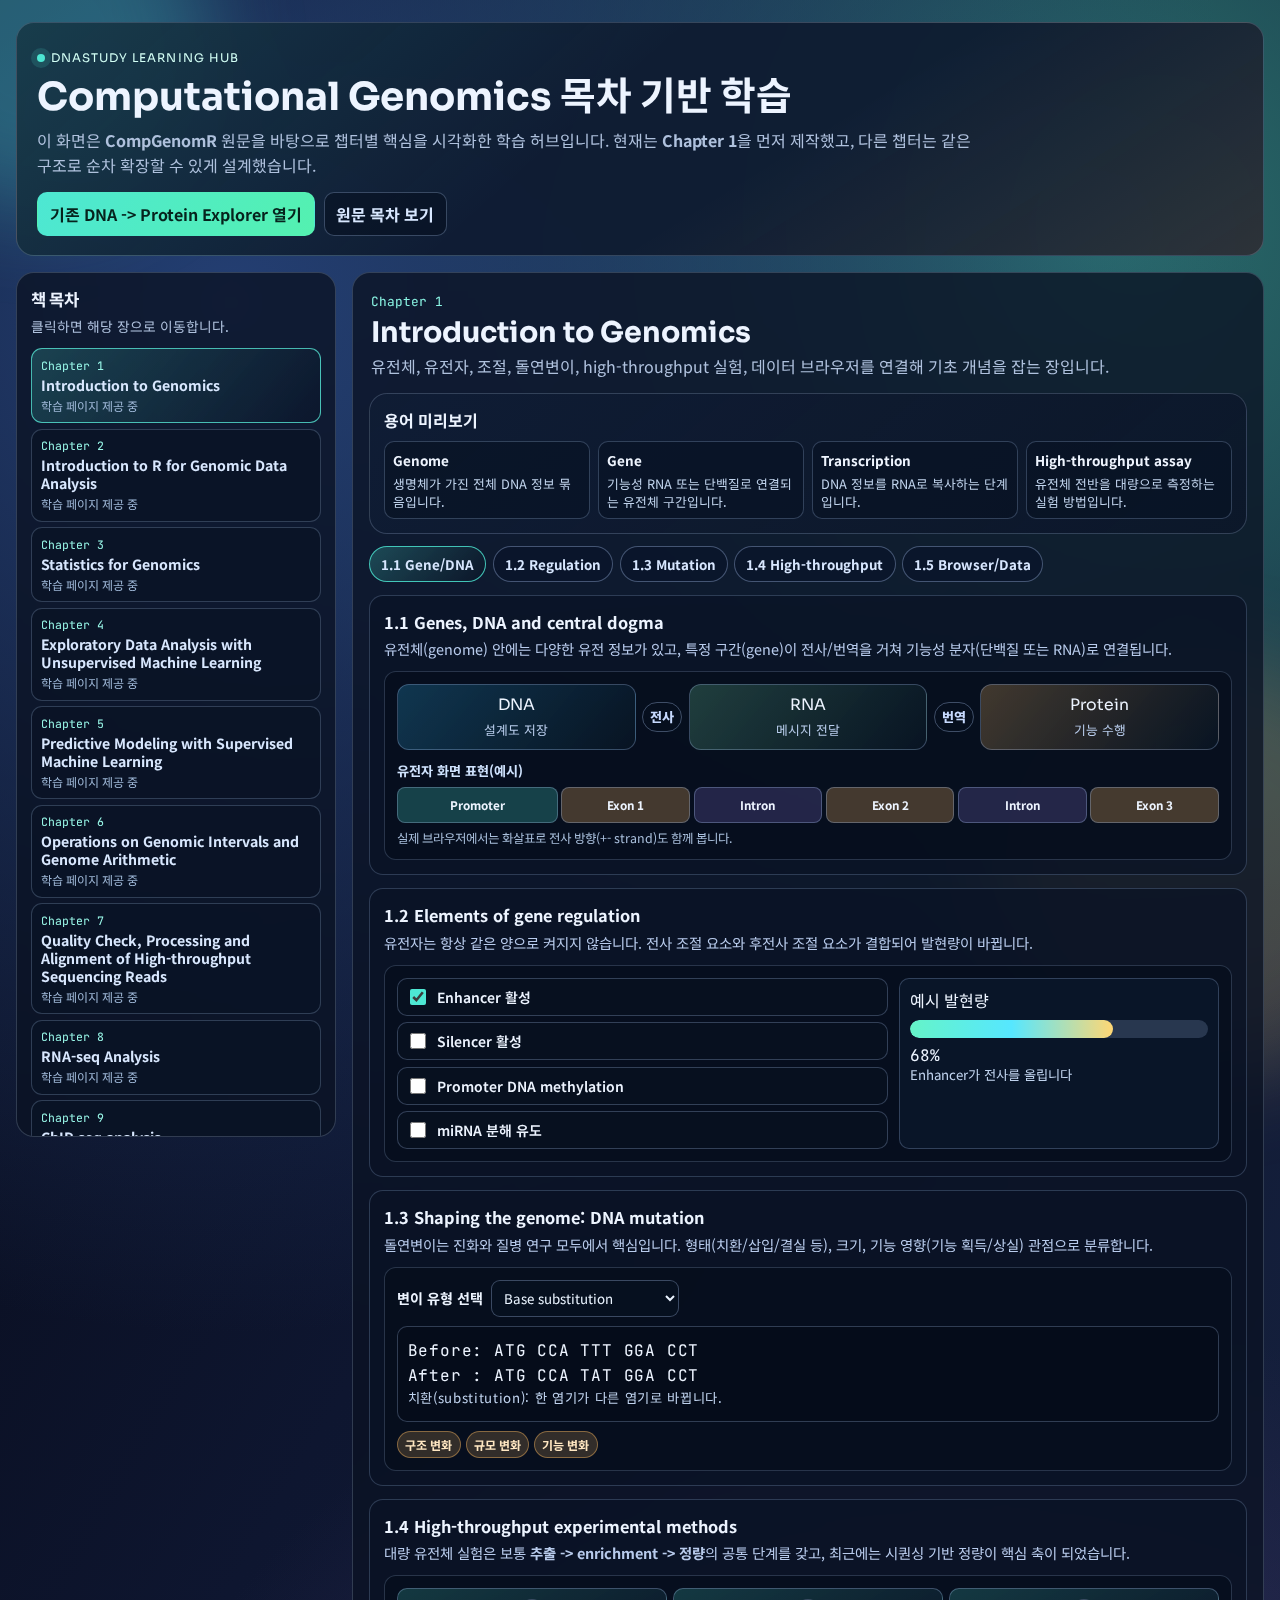
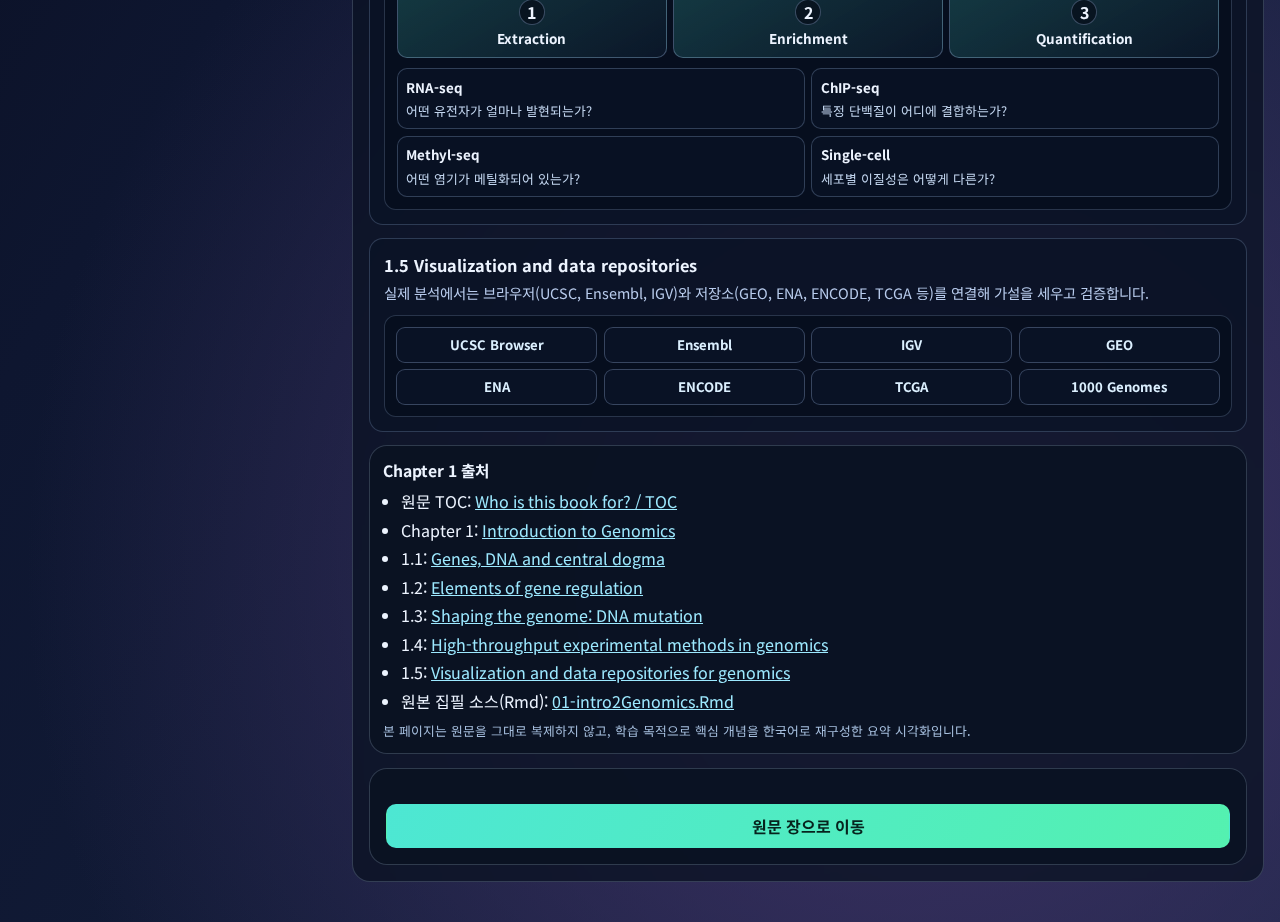
<file: index.html>
<!doctype html>
<html lang="ko">
  <head>
    <meta charset="UTF-8" />
    <meta name="viewport" content="width=device-width, initial-scale=1.0" />
    <title>DNAStudy | Computational Genomics 학습 허브</title>
    <meta
      name="description"
      content="CompGenomR 책의 목차 기반으로 학습하는 시각화 허브. 챕터 1을 한국어 교육용으로 재구성하고 기존 DNA-Protein Explorer로 바로 이동할 수 있습니다."
    />
    <link rel="preconnect" href="https://fonts.googleapis.com" />
    <link rel="preconnect" href="https://fonts.gstatic.com" crossorigin />
    <link
      href="https://fonts.googleapis.com/css2?family=JetBrains+Mono:wght@500;700&amp;family=Noto+Sans+KR:wght@400;500;700;800&amp;family=Sora:wght@500;600;700&amp;display=swap"
      rel="stylesheet"
    />
    <link rel="stylesheet" href="./study-hub.css" />
  </head>
  <body>
    <div class="noise-layer" aria-hidden="true"></div>
    <div class="glow glow-a" aria-hidden="true"></div>
    <div class="glow glow-b" aria-hidden="true"></div>

    <main class="hub-layout">
      <header class="hero-card">
        <p class="hero-kicker">DNAStudy Learning Hub</p>
        <h1>Computational Genomics 목차 기반 학습</h1>
        <p class="hero-copy">
          이 화면은 <strong>CompGenomR</strong> 원문을 바탕으로 챕터별 핵심을 시각화한
          학습 허브입니다. 현재는 <strong>Chapter 1</strong>을 먼저 제작했고, 다른 챕터는
          같은 구조로 순차 확장할 수 있게 설계했습니다.
        </p>
        <div class="hero-actions">
          <a class="btn btn-primary" href="./explorer.html">기존 DNA -> Protein Explorer 열기</a>
          <a
            class="btn btn-ghost"
            href="https://compgenomr.github.io/book/who-is-this-book-for.html#what-will-you-get-out-of-this"
            target="_blank"
            rel="noopener noreferrer"
          >
            원문 목차 보기
          </a>
        </div>
      </header>

      <aside class="toc-card" aria-label="책 목차">
        <div class="toc-head">
          <h2>책 목차</h2>
          <p>클릭하면 해당 장으로 이동합니다.</p>
        </div>
        <ol id="chapter-list" class="chapter-list"></ol>
        <p class="toc-note">현재 공개 학습 버전: Chapter 1 완성, Chapter 2~11 준비 중</p>
      </aside>

      <section class="chapter-panel" aria-live="polite">
        <div class="chapter-panel-head">
          <p class="section-tag" id="chapter-tag">Chapter 1</p>
          <h2 id="chapter-title">Introduction to Genomics</h2>
          <p id="chapter-subtitle" class="chapter-subtitle"></p>
        </div>

        <div id="chapter-content" class="chapter-content">
          <section id="chapter-1-content" class="chapter-1-wrap">
            <div class="mini-glossary panel">
              <h3>용어 미리보기</h3>
              <div class="glossary-grid">
                <article>
                  <h4>Genome</h4>
                  <p>생명체가 가진 전체 DNA 정보 묶음입니다.</p>
                </article>
                <article>
                  <h4>Gene</h4>
                  <p>기능성 RNA 또는 단백질로 연결되는 유전체 구간입니다.</p>
                </article>
                <article>
                  <h4>Transcription</h4>
                  <p>DNA 정보를 RNA로 복사하는 단계입니다.</p>
                </article>
                <article>
                  <h4>High-throughput assay</h4>
                  <p>유전체 전반을 대량으로 측정하는 실험 방법입니다.</p>
                </article>
              </div>
            </div>

            <div class="chapter1-tabs" role="tablist" aria-label="Chapter 1 세부 파트">
              <button class="part-tab is-active" data-part="part-11" role="tab" aria-selected="true">1.1 Gene/DNA</button>
              <button class="part-tab" data-part="part-12" role="tab" aria-selected="false">1.2 Regulation</button>
              <button class="part-tab" data-part="part-13" role="tab" aria-selected="false">1.3 Mutation</button>
              <button class="part-tab" data-part="part-14" role="tab" aria-selected="false">1.4 High-throughput</button>
              <button class="part-tab" data-part="part-15" role="tab" aria-selected="false">1.5 Browser/Data</button>
            </div>

            <article id="part-11" class="part-panel is-active" role="tabpanel">
              <header>
                <h3>1.1 Genes, DNA and central dogma</h3>
                <p>
                  유전체(genome) 안에는 다양한 유전 정보가 있고, 특정 구간(gene)이 전사/번역을 거쳐
                  기능성 분자(단백질 또는 RNA)로 연결됩니다.
                </p>
              </header>

              <div class="visual-slab dogma-slab">
                <div class="dogma-flow" aria-label="중심원리 흐름">
                  <div class="dogma-node dna">
                    <p class="node-title">DNA</p>
                    <p class="node-sub">설계도 저장</p>
                  </div>
                  <div class="dogma-arrow">전사</div>
                  <div class="dogma-node rna">
                    <p class="node-title">RNA</p>
                    <p class="node-sub">메시지 전달</p>
                  </div>
                  <div class="dogma-arrow">번역</div>
                  <div class="dogma-node protein">
                    <p class="node-title">Protein</p>
                    <p class="node-sub">기능 수행</p>
                  </div>
                </div>

                <div class="gene-track" aria-label="유전자 구조 예시">
                  <p class="track-title">유전자 화면 표현(예시)</p>
                  <div class="track-body">
                    <span class="feature promoter">Promoter</span>
                    <span class="feature exon">Exon 1</span>
                    <span class="feature intron">Intron</span>
                    <span class="feature exon">Exon 2</span>
                    <span class="feature intron">Intron</span>
                    <span class="feature exon">Exon 3</span>
                  </div>
                  <p class="track-note">실제 브라우저에서는 화살표로 전사 방향(+- strand)도 함께 봅니다.</p>
                </div>
              </div>
            </article>

            <article id="part-12" class="part-panel" role="tabpanel" hidden>
              <header>
                <h3>1.2 Elements of gene regulation</h3>
                <p>
                  유전자는 항상 같은 양으로 켜지지 않습니다. 전사 조절 요소와 후전사 조절 요소가
                  결합되어 발현량이 바뀝니다.
                </p>
              </header>

              <div class="visual-slab regulation-slab">
                <div class="regulator-controls">
                  <label><input type="checkbox" data-reg="enhancer" checked /> Enhancer 활성</label>
                  <label><input type="checkbox" data-reg="silencer" /> Silencer 활성</label>
                  <label><input type="checkbox" data-reg="methylation" /> Promoter DNA methylation</label>
                  <label><input type="checkbox" data-reg="mirna" /> miRNA 분해 유도</label>
                </div>
                <div class="expression-meter-wrap">
                  <p>예시 발현량</p>
                  <div class="expression-meter">
                    <span id="expression-bar"></span>
                  </div>
                  <p id="expression-value" class="mono">0%</p>
                  <p id="expression-note" class="meter-note"></p>
                </div>
              </div>
            </article>

            <article id="part-13" class="part-panel" role="tabpanel" hidden>
              <header>
                <h3>1.3 Shaping the genome: DNA mutation</h3>
                <p>
                  돌연변이는 진화와 질병 연구 모두에서 핵심입니다. 형태(치환/삽입/결실 등), 크기,
                  기능 영향(기능 획득/상실) 관점으로 분류합니다.
                </p>
              </header>

              <div class="visual-slab mutation-slab">
                <div class="mutation-picker">
                  <label for="mutation-type">변이 유형 선택</label>
                  <select id="mutation-type">
                    <option value="substitution">Base substitution</option>
                    <option value="deletion">Deletion</option>
                    <option value="insertion">Insertion</option>
                    <option value="inversion">Inversion</option>
                    <option value="translocation">Translocation (개념 예시)</option>
                  </select>
                </div>
                <div class="mutation-view">
                  <p class="mono" id="mutation-before"></p>
                  <p class="mono" id="mutation-after"></p>
                  <p id="mutation-note" class="meter-note"></p>
                </div>
                <div class="mutation-tags">
                  <span>구조 변화</span>
                  <span>규모 변화</span>
                  <span>기능 변화</span>
                </div>
              </div>
            </article>

            <article id="part-14" class="part-panel" role="tabpanel" hidden>
              <header>
                <h3>1.4 High-throughput experimental methods</h3>
                <p>
                  대량 유전체 실험은 보통 <strong>추출 -> enrichment -> 정량</strong>의 공통 단계를
                  갖고, 최근에는 시퀀싱 기반 정량이 핵심 축이 되었습니다.
                </p>
              </header>

              <div class="visual-slab ht-slab">
                <div class="ht-steps">
                  <div class="ht-step"><strong>1</strong><span>Extraction</span></div>
                  <div class="ht-step"><strong>2</strong><span>Enrichment</span></div>
                  <div class="ht-step"><strong>3</strong><span>Quantification</span></div>
                </div>
                <div class="ht-questions">
                  <article>
                    <h4>RNA-seq</h4>
                    <p>어떤 유전자가 얼마나 발현되는가?</p>
                  </article>
                  <article>
                    <h4>ChIP-seq</h4>
                    <p>특정 단백질이 어디에 결합하는가?</p>
                  </article>
                  <article>
                    <h4>Methyl-seq</h4>
                    <p>어떤 염기가 메틸화되어 있는가?</p>
                  </article>
                  <article>
                    <h4>Single-cell</h4>
                    <p>세포별 이질성은 어떻게 다른가?</p>
                  </article>
                </div>
              </div>
            </article>

            <article id="part-15" class="part-panel" role="tabpanel" hidden>
              <header>
                <h3>1.5 Visualization and data repositories</h3>
                <p>
                  실제 분석에서는 브라우저(UCSC, Ensembl, IGV)와 저장소(GEO, ENA, ENCODE, TCGA 등)를
                  연결해 가설을 세우고 검증합니다.
                </p>
              </header>

              <div class="visual-slab repo-slab">
                <div class="resource-grid">
                  <a href="https://genome.ucsc.edu/" target="_blank" rel="noopener noreferrer">UCSC Browser</a>
                  <a href="https://www.ensembl.org" target="_blank" rel="noopener noreferrer">Ensembl</a>
                  <a href="https://www.broadinstitute.org/igv/" target="_blank" rel="noopener noreferrer">IGV</a>
                  <a href="https://www.ncbi.nlm.nih.gov/geo/" target="_blank" rel="noopener noreferrer">GEO</a>
                  <a href="https://www.ebi.ac.uk/ena" target="_blank" rel="noopener noreferrer">ENA</a>
                  <a href="https://www.encodeproject.org/" target="_blank" rel="noopener noreferrer">ENCODE</a>
                  <a href="https://www.cancer.gov/ccg/research/genome-sequencing/tcga" target="_blank" rel="noopener noreferrer">TCGA</a>
                  <a href="https://www.internationalgenome.org/" target="_blank" rel="noopener noreferrer">1000 Genomes</a>
                </div>
              </div>
            </article>

            <section class="chapter-source panel">
              <h3>Chapter 1 출처</h3>
              <ul>
                <li>
                  원문 TOC: <a href="https://compgenomr.github.io/book/who-is-this-book-for.html#what-will-you-get-out-of-this" target="_blank" rel="noopener noreferrer">Who is this book for? / TOC</a>
                </li>
                <li>
                  Chapter 1: <a href="https://compgenomr.github.io/book/intro.html" target="_blank" rel="noopener noreferrer">Introduction to Genomics</a>
                </li>
                <li>
                  1.1: <a href="https://compgenomr.github.io/book/genes-dna-and-central-dogma.html" target="_blank" rel="noopener noreferrer">Genes, DNA and central dogma</a>
                </li>
                <li>
                  1.2: <a href="https://compgenomr.github.io/book/elements-of-gene-regulation.html" target="_blank" rel="noopener noreferrer">Elements of gene regulation</a>
                </li>
                <li>
                  1.3: <a href="https://compgenomr.github.io/book/shaping-the-genome-dna-mutation.html" target="_blank" rel="noopener noreferrer">Shaping the genome: DNA mutation</a>
                </li>
                <li>
                  1.4: <a href="https://compgenomr.github.io/book/high-throughput-experimental-methods-in-genomics.html" target="_blank" rel="noopener noreferrer">High-throughput experimental methods in genomics</a>
                </li>
                <li>
                  1.5: <a href="https://compgenomr.github.io/book/visualization-and-data-repositories-for-genomics.html" target="_blank" rel="noopener noreferrer">Visualization and data repositories for genomics</a>
                </li>
                <li>
                  원본 집필 소스(Rmd): <a href="https://raw.githubusercontent.com/compgenomr/book/master/01-intro2Genomics.Rmd" target="_blank" rel="noopener noreferrer">01-intro2Genomics.Rmd</a>
                </li>
              </ul>
              <p class="small-note">
                본 페이지는 원문을 그대로 복제하지 않고, 학습 목적으로 핵심 개념을 한국어로 재구성한
                요약 시각화입니다.
              </p>
            </section>
          </section>

          <section id="chapter-placeholder" class="placeholder-card" hidden>
            <h3 id="placeholder-title"></h3>
            <p id="placeholder-copy"></p>
            <a id="placeholder-link" class="btn btn-primary" target="_blank" rel="noopener noreferrer">원문 장으로 이동</a>
          </section>
        </div>
      </section>
    </main>

    <script src="./study-hub.js"></script>
  </body>
</html>
</file>
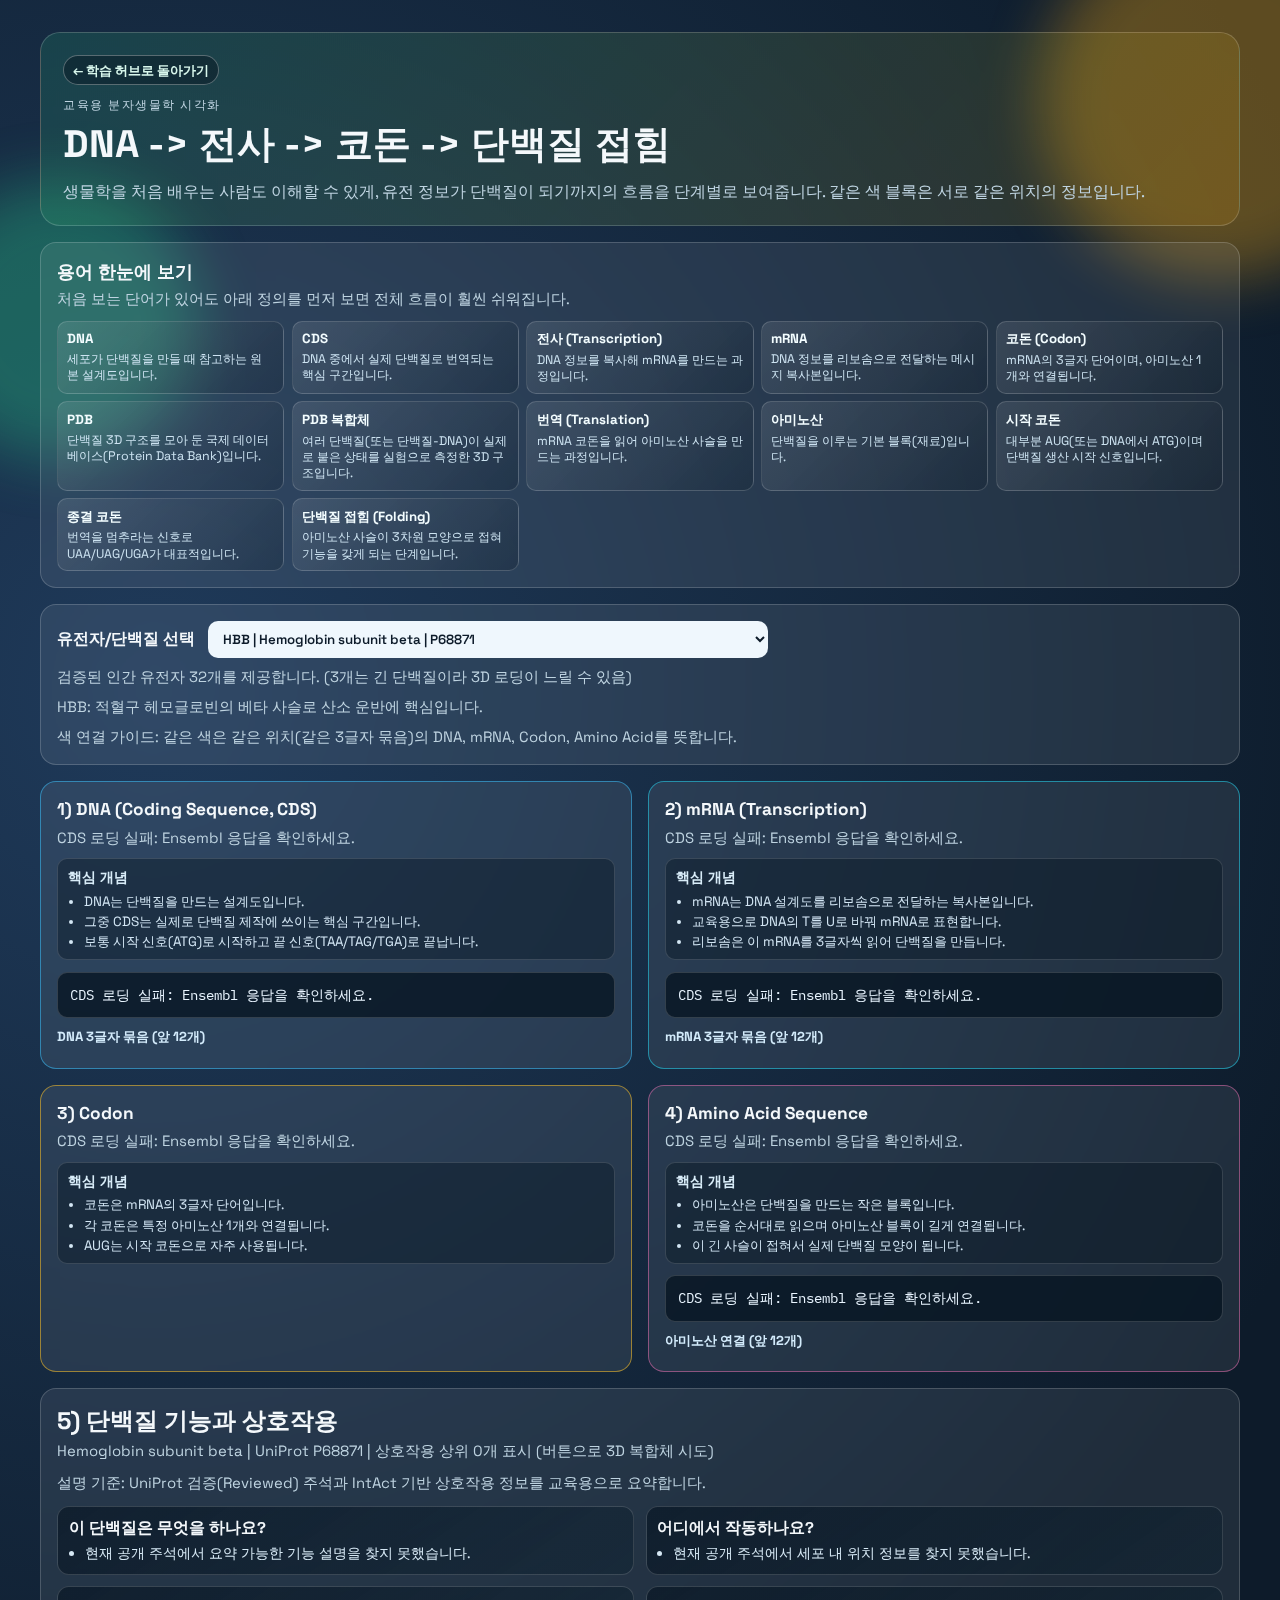
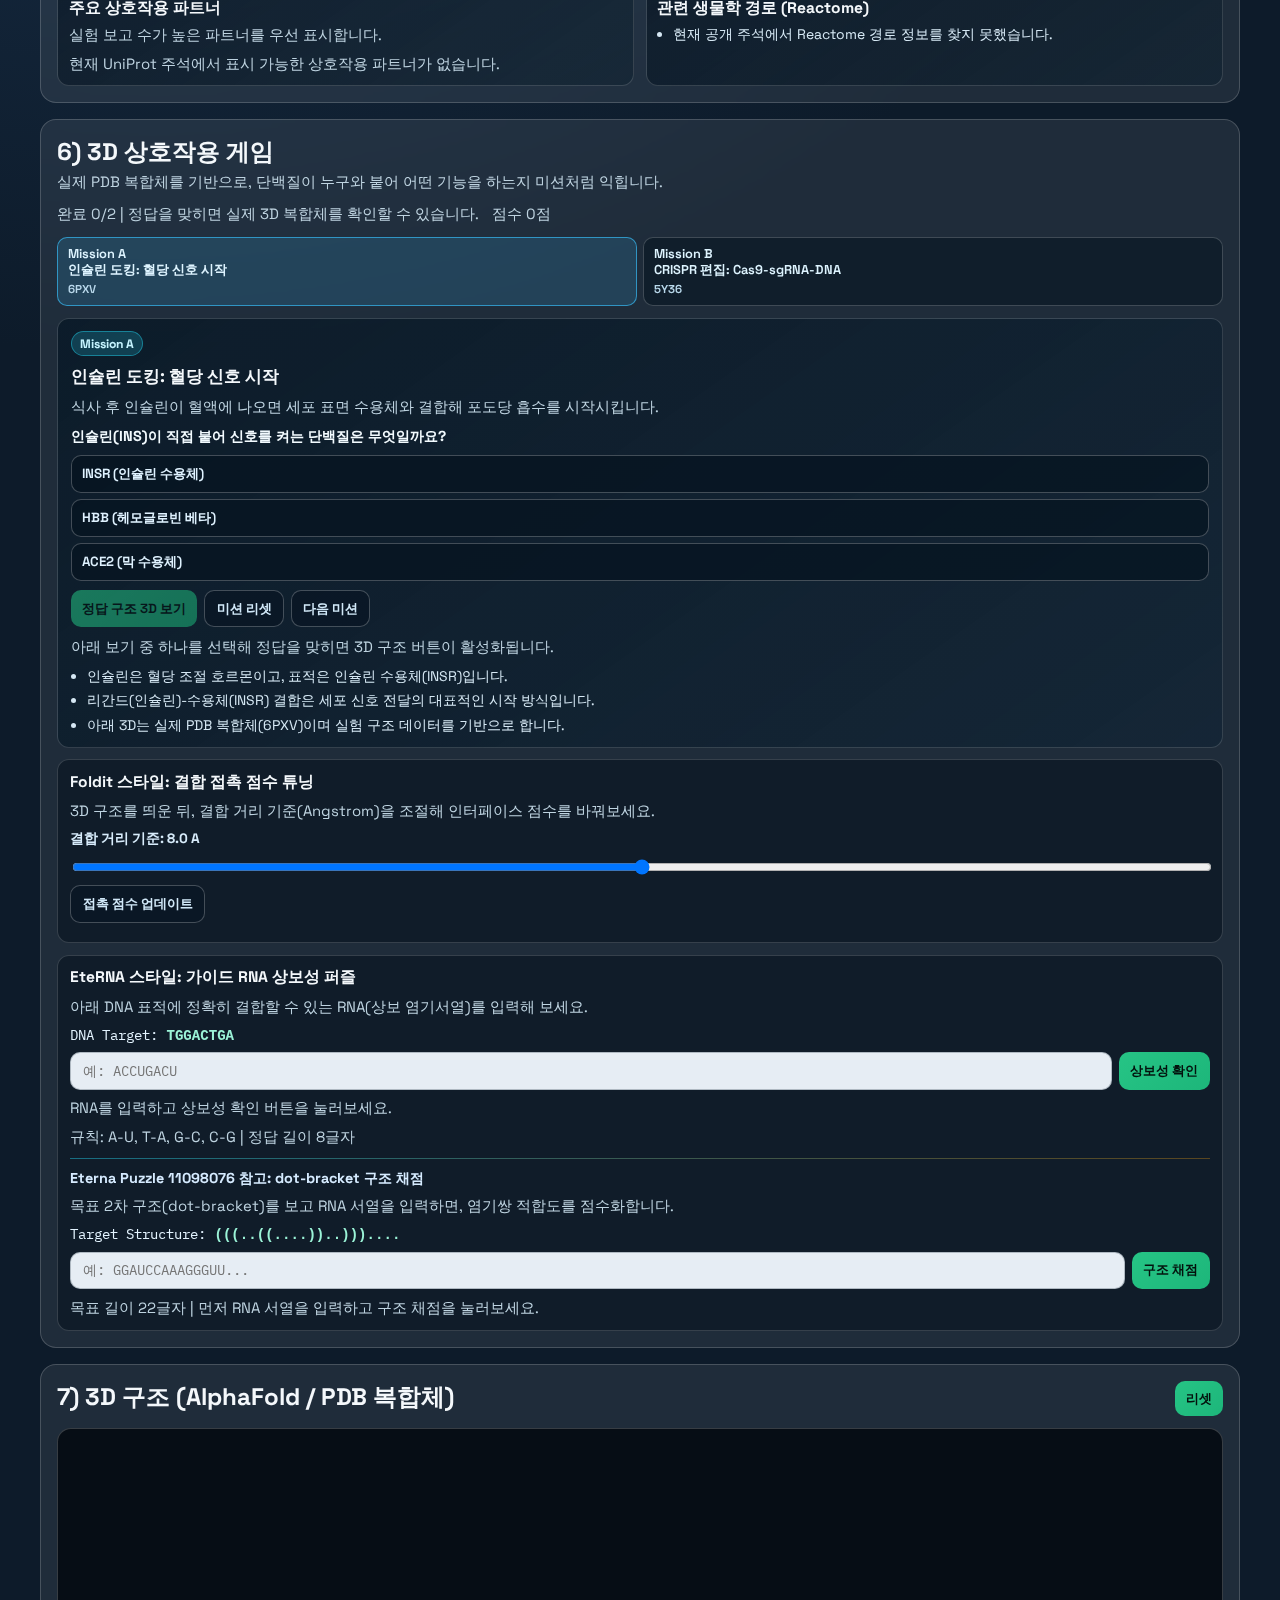
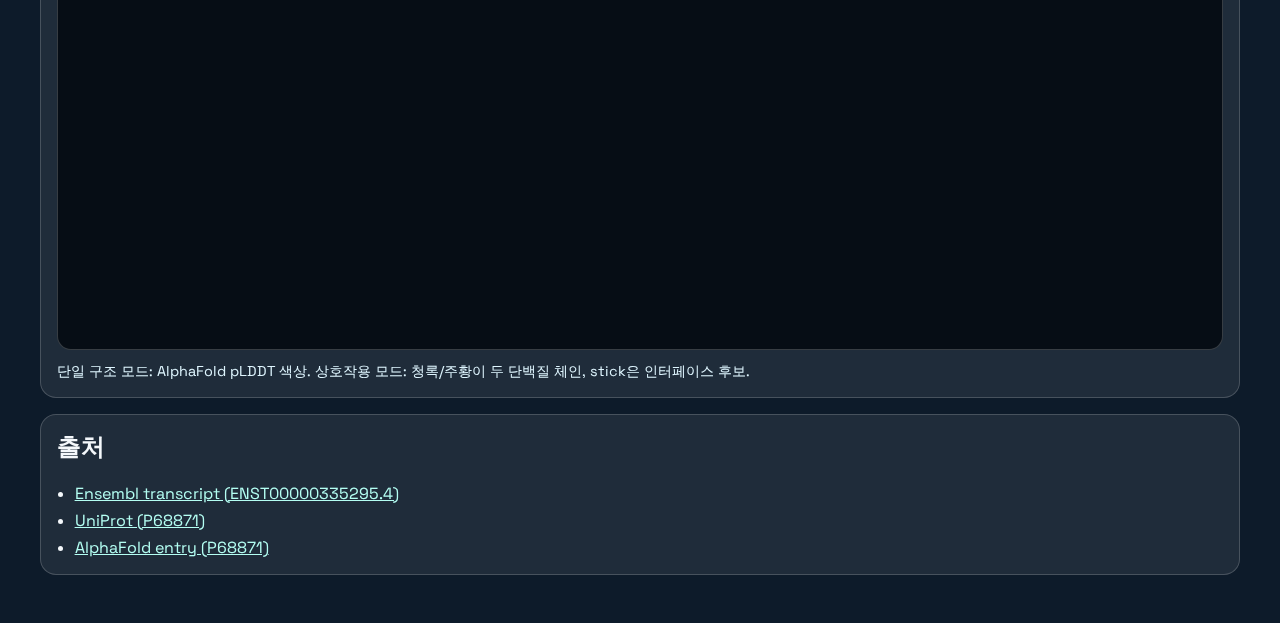
<file: explorer.html>
<!doctype html>
<html lang="ko">
  <head>
    <meta charset="UTF-8" />
    <meta name="viewport" content="width=device-width, initial-scale=1.0" />
    <title>DNA to Protein Fold Explorer | DNAStudy</title>
    <link rel="preconnect" href="https://fonts.googleapis.com" />
    <link rel="preconnect" href="https://fonts.gstatic.com" crossorigin />
    <link
      href="https://fonts.googleapis.com/css2?family=Space+Grotesk:wght@400;500;700&amp;family=IBM+Plex+Mono:wght@400;600&amp;display=swap"
      rel="stylesheet"
    />
    <link rel="stylesheet" href="./styles.css" />
    <script src="https://3Dmol.org/build/3Dmol-min.js"></script>
  </head>
  <body>
    <div class="bg-orb bg-orb-1"></div>
    <div class="bg-orb bg-orb-2"></div>

    <main class="page">
      <header class="hero">
        <p class="home-link-row">
          <a class="home-link" href="./index.html">← 학습 허브로 돌아가기</a>
        </p>
        <p class="eyebrow">교육용 분자생물학 시각화</p>
        <h1>DNA -> 전사 -> 코돈 -> 단백질 접힘</h1>
        <p>
          생물학을 처음 배우는 사람도 이해할 수 있게, 유전 정보가 단백질이 되기까지의 흐름을
          단계별로 보여줍니다. 같은 색 블록은 서로 같은 위치의 정보입니다.
        </p>
      </header>

      <section class="panel glossary">
        <div class="glossary-head">
          <h2>용어 한눈에 보기</h2>
          <p class="meta">처음 보는 단어가 있어도 아래 정의를 먼저 보면 전체 흐름이 훨씬 쉬워집니다.</p>
        </div>
        <div class="glossary-grid">
          <article class="term-card">
            <h3>DNA</h3>
            <p>세포가 단백질을 만들 때 참고하는 원본 설계도입니다.</p>
          </article>
          <article class="term-card">
            <h3>CDS</h3>
            <p>DNA 중에서 실제 단백질로 번역되는 핵심 구간입니다.</p>
          </article>
          <article class="term-card">
            <h3>전사 (Transcription)</h3>
            <p>DNA 정보를 복사해 mRNA를 만드는 과정입니다.</p>
          </article>
          <article class="term-card">
            <h3>mRNA</h3>
            <p>DNA 정보를 리보솜으로 전달하는 메시지 복사본입니다.</p>
          </article>
          <article class="term-card">
            <h3>코돈 (Codon)</h3>
            <p>mRNA의 3글자 단어이며, 아미노산 1개와 연결됩니다.</p>
          </article>
          <article class="term-card">
            <h3>PDB</h3>
            <p>단백질 3D 구조를 모아 둔 국제 데이터베이스(Protein Data Bank)입니다.</p>
          </article>
          <article class="term-card">
            <h3>PDB 복합체</h3>
            <p>여러 단백질(또는 단백질-DNA)이 실제로 붙은 상태를 실험으로 측정한 3D 구조입니다.</p>
          </article>
          <article class="term-card">
            <h3>번역 (Translation)</h3>
            <p>mRNA 코돈을 읽어 아미노산 사슬을 만드는 과정입니다.</p>
          </article>
          <article class="term-card">
            <h3>아미노산</h3>
            <p>단백질을 이루는 기본 블록(재료)입니다.</p>
          </article>
          <article class="term-card">
            <h3>시작 코돈</h3>
            <p>대부분 AUG(또는 DNA에서 ATG)이며 단백질 생산 시작 신호입니다.</p>
          </article>
          <article class="term-card">
            <h3>종결 코돈</h3>
            <p>번역을 멈추라는 신호로 UAA/UAG/UGA가 대표적입니다.</p>
          </article>
          <article class="term-card">
            <h3>단백질 접힘 (Folding)</h3>
            <p>아미노산 사슬이 3차원 모양으로 접혀 기능을 갖게 되는 단계입니다.</p>
          </article>
        </div>
      </section>

      <section class="panel controls">
        <div class="control-row">
          <label for="gene-select">유전자/단백질 선택</label>
          <select id="gene-select"></select>
        </div>
        <p id="catalog-meta" class="muted"></p>
        <p id="gene-summary" class="muted"></p>
        <p class="meta">
          색 연결 가이드: 같은 색은 같은 위치(같은 3글자 묶음)의 DNA, mRNA, Codon, Amino Acid를 뜻합니다.
        </p>
      </section>

      <section class="pipeline-grid">
        <article class="panel step-card">
          <h2>1) DNA (Coding Sequence, CDS)</h2>
          <p class="meta" id="dna-meta"></p>
          <div class="edu-note">
            <p>핵심 개념</p>
            <ul>
              <li>DNA는 단백질을 만드는 설계도입니다.</li>
              <li>그중 CDS는 실제로 단백질 제작에 쓰이는 핵심 구간입니다.</li>
              <li>보통 시작 신호(ATG)로 시작하고 끝 신호(TAA/TAG/TGA)로 끝납니다.</li>
            </ul>
          </div>
          <pre id="dna-seq" class="sequence-box"></pre>
          <div class="flow-wrap">
            <p class="flow-title">DNA 3글자 묶음 (앞 12개)</p>
            <div id="dna-flow" class="flow-strip"></div>
          </div>
        </article>

        <article class="panel step-card">
          <h2>2) mRNA (Transcription)</h2>
          <p class="meta" id="mrna-meta"></p>
          <div class="edu-note">
            <p>핵심 개념</p>
            <ul>
              <li>mRNA는 DNA 설계도를 리보솜으로 전달하는 복사본입니다.</li>
              <li>교육용으로 DNA의 T를 U로 바꿔 mRNA로 표현합니다.</li>
              <li>리보솜은 이 mRNA를 3글자씩 읽어 단백질을 만듭니다.</li>
            </ul>
          </div>
          <pre id="mrna-seq" class="sequence-box"></pre>
          <div class="flow-wrap">
            <p class="flow-title">mRNA 3글자 묶음 (앞 12개)</p>
            <div id="mrna-flow" class="flow-strip"></div>
          </div>
        </article>

        <article class="panel step-card">
          <h2>3) Codon</h2>
          <p class="meta" id="codon-meta"></p>
          <div class="edu-note">
            <p>핵심 개념</p>
            <ul>
              <li>코돈은 mRNA의 3글자 단어입니다.</li>
              <li>각 코돈은 특정 아미노산 1개와 연결됩니다.</li>
              <li>AUG는 시작 코돈으로 자주 사용됩니다.</li>
            </ul>
          </div>
          <div id="codon-grid" class="codon-grid"></div>
        </article>

        <article class="panel step-card">
          <h2>4) Amino Acid Sequence</h2>
          <p id="aa-meta" class="meta"></p>
          <div class="edu-note">
            <p>핵심 개념</p>
            <ul>
              <li>아미노산은 단백질을 만드는 작은 블록입니다.</li>
              <li>코돈을 순서대로 읽으며 아미노산 블록이 길게 연결됩니다.</li>
              <li>이 긴 사슬이 접혀서 실제 단백질 모양이 됩니다.</li>
            </ul>
          </div>
          <pre id="aa-seq" class="sequence-box"></pre>
          <div class="flow-wrap">
            <p class="flow-title">아미노산 연결 (앞 12개)</p>
            <div id="aa-flow" class="flow-strip"></div>
          </div>
        </article>
      </section>

      <section class="panel insight-section">
        <div class="insight-head">
          <h2>5) 단백질 기능과 상호작용</h2>
          <p id="insight-meta" class="meta"></p>
        </div>
        <p class="meta">
          설명 기준: UniProt 검증(Reviewed) 주석과 IntAct 기반 상호작용 정보를 교육용으로 요약합니다.
        </p>
        <div class="insight-grid">
          <article class="insight-card">
            <h3>이 단백질은 무엇을 하나요?</h3>
            <ul id="function-list" class="insight-list"></ul>
          </article>
          <article class="insight-card">
            <h3>어디에서 작동하나요?</h3>
            <ul id="location-list" class="insight-list"></ul>
          </article>
        </div>
        <div class="insight-grid">
          <article class="insight-card">
            <h3>주요 상호작용 파트너</h3>
            <p class="meta">실험 보고 수가 높은 파트너를 우선 표시합니다.</p>
            <div id="interaction-list" class="interaction-list"></div>
          </article>
          <article class="insight-card">
            <h3>관련 생물학 경로 (Reactome)</h3>
            <ul id="pathway-list" class="insight-list"></ul>
          </article>
        </div>
      </section>

      <section class="panel game-section">
        <div class="game-head">
          <h2>6) 3D 상호작용 게임</h2>
          <p class="meta">
            실제 PDB 복합체를 기반으로, 단백질이 누구와 붙어 어떤 기능을 하는지 미션처럼 익힙니다.
          </p>
        </div>
        <div class="game-status">
          <p id="game-progress" class="meta"></p>
          <p id="game-score" class="muted"></p>
        </div>
        <div id="game-mission-tabs" class="game-mission-tabs"></div>
        <article class="game-playground">
          <p id="game-mission-label" class="game-label"></p>
          <h3 id="game-title"></h3>
          <p id="game-story" class="meta"></p>
          <p id="game-question" class="game-question"></p>
          <div id="game-options" class="game-options"></div>
          <div class="game-action-row">
            <button id="game-load-3d" type="button">정답 구조 3D 보기</button>
            <button id="game-reset" type="button" class="secondary-btn">미션 리셋</button>
            <button id="game-next" type="button" class="secondary-btn">다음 미션</button>
          </div>
          <p id="game-feedback" class="meta"></p>
          <ul id="game-learning-points" class="insight-list"></ul>
        </article>
        <article class="game-lab">
          <h3>Foldit 스타일: 결합 접촉 점수 튜닝</h3>
          <p class="meta">
            3D 구조를 띄운 뒤, 결합 거리 기준(Angstrom)을 조절해 인터페이스 점수를 바꿔보세요.
          </p>
          <label class="game-range-label" for="game-contact-threshold">
            결합 거리 기준: <span id="game-contact-value">8.0 A</span>
          </label>
          <input id="game-contact-threshold" type="range" min="4" max="12" step="0.5" value="8" />
          <div class="game-action-row">
            <button id="game-apply-contact" type="button" class="secondary-btn">접촉 점수 업데이트</button>
          </div>
          <p id="game-contact-score" class="meta"></p>
        </article>
        <article class="game-lab">
          <h3>EteRNA 스타일: 가이드 RNA 상보성 퍼즐</h3>
          <p class="meta">
            아래 DNA 표적에 정확히 결합할 수 있는 RNA(상보 염기서열)를 입력해 보세요.
          </p>
          <p class="rna-target">DNA Target: <code id="rna-target-dna"></code></p>
          <div class="rna-input-row">
            <input id="rna-answer-input" type="text" maxlength="24" placeholder="예: ACCUGACU" />
            <button id="rna-check-btn" type="button">상보성 확인</button>
          </div>
          <p id="rna-feedback" class="meta"></p>
          <p id="rna-hint" class="meta"></p>
          <div class="game-divider"></div>
          <h4>Eterna Puzzle 11098076 참고: dot-bracket 구조 채점</h4>
          <p class="meta">
            목표 2차 구조(dot-bracket)를 보고 RNA 서열을 입력하면, 염기쌍 적합도를 점수화합니다.
          </p>
          <p class="rna-target">Target Structure: <code id="rna-structure-target"></code></p>
          <div class="rna-input-row">
            <input
              id="rna-structure-input"
              type="text"
              maxlength="64"
              placeholder="예: GGAUCCAAAGGGUU..."
            />
            <button id="rna-structure-check-btn" type="button">구조 채점</button>
          </div>
          <p id="rna-structure-feedback" class="meta"></p>
        </article>
      </section>

      <section class="panel viewer-section">
        <div class="viewer-header">
          <div class="viewer-title-wrap">
            <h2>7) 3D 구조 (AlphaFold / PDB 복합체)</h2>
            <p id="fold-meta" class="muted"></p>
            <p id="fold-hint" class="meta"></p>
          </div>
          <button id="reload-structure" type="button">리셋</button>
        </div>
        <div class="viewer-shell" id="viewer-shell">
          <div id="viewer" class="viewer"></div>
        </div>
        <p class="legend">단일 구조 모드: AlphaFold pLDDT 색상. 상호작용 모드: 청록/주황이 두 단백질 체인, stick은 인터페이스 후보.</p>
      </section>

      <section class="panel references">
        <h2>출처</h2>
        <ul id="source-links"></ul>
      </section>
    </main>

    <script src="./app.js"></script>
  </body>
</html>
</file>
<file: study-hub.css>
:root {
  --bg-0: #060813;
  --bg-1: #0e1630;
  --bg-2: #182543;
  --paper: rgba(10, 18, 34, 0.78);
  --paper-strong: rgba(13, 25, 47, 0.9);
  --line: rgba(202, 227, 255, 0.2);
  --text: #edf4ff;
  --muted: #afc1dd;
  --accent: #4de7d3;
  --accent-warm: #ffbc62;
  --danger: #ff6a7f;
  --mono: "JetBrains Mono", ui-monospace, SFMono-Regular, Menlo, monospace;
  --sans: "Noto Sans KR", "Apple SD Gothic Neo", sans-serif;
  --display: "Sora", var(--sans);
}

* {
  box-sizing: border-box;
}

html,
body {
  margin: 0;
  min-height: 100%;
}

body {
  font-family: var(--sans);
  color: var(--text);
  background:
    radial-gradient(circle at 18% 12%, #243f73 0, transparent 42%),
    radial-gradient(circle at 86% 9%, #2a6f6d 0, transparent 35%),
    radial-gradient(circle at 72% 86%, #413368 0, transparent 38%),
    linear-gradient(120deg, var(--bg-0), var(--bg-1) 42%, var(--bg-2));
  overflow-x: hidden;
}

.noise-layer {
  position: fixed;
  inset: 0;
  pointer-events: none;
  background-image:
    radial-gradient(rgba(255, 255, 255, 0.09) 0.6px, transparent 0.6px),
    radial-gradient(rgba(255, 255, 255, 0.07) 0.4px, transparent 0.4px);
  background-size: 12px 12px, 7px 7px;
  background-position: 0 0, 3px 5px;
  opacity: 0.08;
  z-index: 0;
}

.glow {
  position: fixed;
  border-radius: 50%;
  filter: blur(46px);
  pointer-events: none;
  z-index: 0;
}

.glow-a {
  width: 340px;
  height: 340px;
  top: -130px;
  left: -130px;
  background: rgba(77, 231, 211, 0.28);
}

.glow-b {
  width: 420px;
  height: 420px;
  bottom: -180px;
  right: -130px;
  background: rgba(255, 188, 98, 0.2);
}

.hub-layout {
  position: relative;
  z-index: 1;
  width: min(1320px, 100% - 2rem);
  margin: 1.4rem auto 2.5rem;
  display: grid;
  gap: 1rem;
  grid-template-columns: minmax(260px, 320px) minmax(0, 1fr);
  grid-template-areas:
    "hero hero"
    "toc chapter";
}

.hero-card,
.toc-card,
.chapter-panel,
.panel,
.placeholder-card {
  background: var(--paper);
  border: 1px solid var(--line);
  border-radius: 18px;
  backdrop-filter: blur(8px);
}

.hero-card {
  grid-area: hero;
  padding: 1.2rem 1.25rem;
  background:
    linear-gradient(138deg, rgba(77, 231, 211, 0.14), transparent 45%),
    linear-gradient(328deg, rgba(255, 188, 98, 0.12), transparent 40%),
    var(--paper-strong);
}

.hero-kicker {
  margin: 0;
  display: inline-flex;
  align-items: center;
  gap: 0.35rem;
  font-family: var(--display);
  letter-spacing: 0.09em;
  text-transform: uppercase;
  font-size: 0.74rem;
  color: #d3fff5;
}

.hero-kicker::before {
  content: "";
  width: 8px;
  height: 8px;
  border-radius: 999px;
  background: var(--accent);
  box-shadow: 0 0 0 6px rgba(77, 231, 211, 0.15);
}

.hero-card h1 {
  margin: 0.46rem 0 0.5rem;
  font-family: var(--display);
  font-size: clamp(1.46rem, 3.2vw, 2.42rem);
  line-height: 1.2;
}

.hero-copy {
  margin: 0;
  color: var(--muted);
  line-height: 1.55;
  max-width: 940px;
}

.hero-license {
  margin: 0.5rem 0 0;
  color: #c9dcfb;
  font-size: 0.82rem;
  line-height: 1.45;
}

.hero-license a {
  color: #a8f6e8;
}

.hero-actions {
  margin-top: 0.86rem;
  display: flex;
  flex-wrap: wrap;
  gap: 0.56rem;
}

.btn {
  display: inline-flex;
  align-items: center;
  justify-content: center;
  border-radius: 10px;
  padding: 0.56rem 0.74rem;
  font-weight: 700;
  text-decoration: none;
  border: 1px solid transparent;
  transition: transform 140ms ease, filter 140ms ease;
}

.btn:hover {
  transform: translateY(-1px);
}

.btn-primary {
  color: #06231d;
  background: linear-gradient(120deg, #4de7d3, #54f1b0);
}

.btn-ghost {
  color: #d8e7ff;
  background: rgba(3, 11, 26, 0.5);
  border-color: rgba(180, 207, 255, 0.28);
}

.toc-card {
  grid-area: toc;
  padding: 0.9rem 0.9rem 0.84rem;
  display: grid;
  gap: 0.75rem;
  align-content: start;
  max-height: calc(100vh - 2.2rem);
  position: sticky;
  top: 1rem;
  overflow: auto;
}

.toc-head h2 {
  margin: 0;
  font-size: 1.04rem;
  font-family: var(--display);
}

.toc-head p {
  margin: 0.32rem 0 0;
  color: var(--muted);
  font-size: 0.86rem;
}

.chapter-list {
  margin: 0;
  padding: 0;
  list-style: none;
  display: grid;
  gap: 0.34rem;
}

.chapter-item button {
  width: 100%;
  border: 1px solid rgba(175, 203, 244, 0.23);
  border-radius: 11px;
  padding: 0.54rem 0.56rem;
  background: rgba(10, 20, 38, 0.8);
  color: #d9e8ff;
  text-align: left;
  cursor: pointer;
  font-family: var(--sans);
  display: grid;
  gap: 0.18rem;
}

.chapter-item button:hover {
  border-color: rgba(91, 239, 220, 0.62);
}

.chapter-item button.is-active {
  border-color: rgba(91, 239, 220, 0.75);
  background: linear-gradient(130deg, rgba(77, 231, 211, 0.2), rgba(12, 22, 44, 0.86));
}

.chapter-number {
  font-family: var(--mono);
  font-size: 0.72rem;
  color: #99f8e9;
}

.chapter-name {
  font-weight: 700;
  font-size: 0.88rem;
  line-height: 1.28;
}

.chapter-status {
  font-size: 0.75rem;
  color: #9fb8d8;
}

.toc-note {
  margin: 0;
  padding: 0.52rem 0.56rem;
  border-radius: 10px;
  border: 1px dashed rgba(165, 195, 244, 0.31);
  color: #b5cbeb;
  font-size: 0.79rem;
  line-height: 1.35;
}

.chapter-panel {
  grid-area: chapter;
  padding: 1rem;
  display: grid;
  gap: 0.9rem;
}

.chapter-panel-head {
  padding: 0.25rem 0.14rem 0;
}

.section-tag {
  margin: 0;
  font-family: var(--mono);
  color: #8af5e4;
  font-size: 0.8rem;
}

.chapter-panel-head h2 {
  margin: 0.24rem 0 0.35rem;
  font-size: clamp(1.26rem, 2.4vw, 1.78rem);
  font-family: var(--display);
}

.chapter-subtitle {
  margin: 0;
  color: var(--muted);
  line-height: 1.48;
}

.chapter-content {
  display: grid;
  gap: 0.86rem;
}

.chapter-1-wrap {
  display: grid;
  gap: 0.8rem;
}

.mini-glossary {
  padding: 0.85rem;
  background: linear-gradient(140deg, rgba(16, 29, 54, 0.95), rgba(13, 25, 43, 0.82));
}

.mini-glossary h3 {
  margin: 0 0 0.58rem;
  font-size: 1rem;
}

.glossary-grid {
  display: grid;
  grid-template-columns: repeat(4, minmax(0, 1fr));
  gap: 0.45rem;
}

.glossary-grid article {
  border: 1px solid rgba(180, 209, 255, 0.24);
  border-radius: 10px;
  padding: 0.5rem;
  background: rgba(8, 19, 36, 0.65);
}

.glossary-grid h4 {
  margin: 0;
  color: #eff5ff;
  font-size: 0.84rem;
}

.glossary-grid p {
  margin: 0.3rem 0 0;
  color: #bfd2eb;
  font-size: 0.8rem;
  line-height: 1.37;
}

.chapter1-tabs {
  display: flex;
  flex-wrap: wrap;
  gap: 0.4rem;
}

.part-tab {
  border: 1px solid rgba(180, 209, 255, 0.34);
  border-radius: 999px;
  padding: 0.45rem 0.7rem;
  background: rgba(10, 21, 42, 0.78);
  color: #d8e7ff;
  font-weight: 700;
  cursor: pointer;
  font-family: var(--sans);
}

.part-tab.is-active {
  border-color: rgba(77, 231, 211, 0.82);
  background: linear-gradient(135deg, rgba(77, 231, 211, 0.24), rgba(12, 21, 40, 0.82));
}

.part-panel {
  border: 1px solid rgba(180, 209, 255, 0.21);
  border-radius: 14px;
  padding: 0.88rem;
  background: rgba(10, 20, 38, 0.72);
  display: grid;
  gap: 0.7rem;
}

.part-panel header h3 {
  margin: 0;
  font-size: 1.02rem;
}

.part-panel header p {
  margin: 0.35rem 0 0;
  color: #b8cbec;
  line-height: 1.45;
  font-size: 0.9rem;
}

.visual-slab {
  border: 1px solid rgba(177, 206, 250, 0.2);
  border-radius: 12px;
  background: rgba(6, 14, 28, 0.72);
  padding: 0.75rem;
}

.dogma-flow {
  display: grid;
  grid-template-columns: minmax(0, 1fr) auto minmax(0, 1fr) auto minmax(0, 1fr);
  gap: 0.4rem;
  align-items: center;
}

.dogma-node {
  border: 1px solid rgba(171, 201, 248, 0.29);
  border-radius: 12px;
  padding: 0.62rem;
  text-align: center;
}

.dogma-node.dna {
  background: linear-gradient(130deg, rgba(52, 198, 255, 0.22), rgba(9, 23, 38, 0.68));
}

.dogma-node.rna {
  background: linear-gradient(130deg, rgba(125, 235, 174, 0.22), rgba(9, 23, 38, 0.68));
}

.dogma-node.protein {
  background: linear-gradient(130deg, rgba(255, 188, 98, 0.24), rgba(9, 23, 38, 0.68));
}

.node-title {
  margin: 0;
  font-family: var(--display);
  font-size: 0.98rem;
}

.node-sub {
  margin: 0.28rem 0 0;
  color: #b8cceb;
  font-size: 0.8rem;
}

.dogma-arrow {
  font-size: 0.82rem;
  font-weight: 800;
  color: #c7daff;
  padding: 0.3rem 0.45rem;
  border-radius: 999px;
  border: 1px solid rgba(177, 206, 250, 0.33);
}

.gene-track {
  margin-top: 0.7rem;
}

.track-title,
.track-note {
  margin: 0;
}

.track-title {
  font-size: 0.82rem;
  color: #d0e4ff;
  font-weight: 700;
}

.track-body {
  margin-top: 0.42rem;
  display: grid;
  grid-template-columns: 1.25fr repeat(5, minmax(0, 1fr));
  gap: 0.24rem;
}

.feature {
  display: inline-flex;
  justify-content: center;
  align-items: center;
  min-height: 36px;
  border-radius: 8px;
  font-size: 0.73rem;
  font-weight: 700;
  border: 1px solid rgba(177, 206, 250, 0.3);
}

.feature.promoter {
  background: rgba(77, 231, 211, 0.24);
}

.feature.exon {
  background: rgba(255, 188, 98, 0.25);
}

.feature.intron {
  background: rgba(163, 138, 255, 0.19);
}

.track-note {
  margin-top: 0.42rem;
  color: #a9bfdc;
  font-size: 0.78rem;
}

.regulation-slab {
  display: grid;
  grid-template-columns: 1fr minmax(240px, 320px);
  gap: 0.7rem;
}

.regulator-controls {
  display: grid;
  gap: 0.4rem;
}

.regulator-controls label {
  display: flex;
  align-items: center;
  gap: 0.52rem;
  padding: 0.44rem 0.5rem;
  border-radius: 10px;
  border: 1px solid rgba(180, 209, 255, 0.25);
  background: rgba(8, 17, 33, 0.7);
  font-weight: 600;
  font-size: 0.87rem;
}

.regulator-controls input {
  width: 16px;
  height: 16px;
  accent-color: var(--accent);
}

.expression-meter-wrap {
  border: 1px solid rgba(180, 209, 255, 0.24);
  border-radius: 10px;
  padding: 0.6rem;
  background: rgba(11, 22, 42, 0.85);
}

.expression-meter-wrap p {
  margin: 0;
}

.expression-meter {
  margin: 0.45rem 0;
  width: 100%;
  height: 18px;
  border-radius: 999px;
  background: rgba(152, 176, 220, 0.22);
  overflow: hidden;
}

#expression-bar {
  display: block;
  height: 100%;
  width: 0%;
  border-radius: 999px;
  background: linear-gradient(90deg, #65f4c8, #56e7ff, #ffd774);
  transition: width 180ms ease;
}

.mono {
  font-family: var(--mono);
}

.meter-note {
  margin-top: 0.32rem;
  color: #bfd2ed;
  font-size: 0.83rem;
  line-height: 1.4;
}

.mutation-slab {
  display: grid;
  gap: 0.58rem;
}

.mutation-picker {
  display: flex;
  gap: 0.5rem;
  align-items: center;
  flex-wrap: wrap;
}

.mutation-picker label {
  font-weight: 700;
  font-size: 0.88rem;
}

.mutation-picker select {
  border: 1px solid rgba(180, 209, 255, 0.3);
  border-radius: 9px;
  padding: 0.43rem 0.5rem;
  font-family: var(--sans);
  background: rgba(7, 16, 32, 0.85);
  color: #eaf4ff;
}

.mutation-view {
  border: 1px solid rgba(180, 209, 255, 0.25);
  border-radius: 10px;
  background: rgba(5, 12, 26, 0.8);
  padding: 0.6rem;
}

.mutation-view p {
  margin: 0.22rem 0;
  word-break: break-all;
  letter-spacing: 0.05em;
}

.mutation-tags {
  display: flex;
  flex-wrap: wrap;
  gap: 0.3rem;
}

.mutation-tags span {
  border-radius: 999px;
  border: 1px solid rgba(255, 188, 98, 0.42);
  background: rgba(255, 188, 98, 0.18);
  color: #ffe7c2;
  padding: 0.24rem 0.46rem;
  font-size: 0.75rem;
  font-weight: 700;
}

.ht-slab {
  display: grid;
  gap: 0.64rem;
}

.ht-steps {
  display: grid;
  grid-template-columns: repeat(3, minmax(0, 1fr));
  gap: 0.4rem;
}

.ht-step {
  display: grid;
  gap: 0.2rem;
  align-content: center;
  justify-items: center;
  border-radius: 10px;
  padding: 0.58rem;
  border: 1px solid rgba(180, 209, 255, 0.3);
  background: linear-gradient(150deg, rgba(77, 231, 211, 0.2), rgba(13, 26, 45, 0.75));
}

.ht-step strong {
  width: 26px;
  height: 26px;
  border-radius: 999px;
  display: inline-flex;
  justify-content: center;
  align-items: center;
  background: rgba(5, 13, 25, 0.75);
  border: 1px solid rgba(180, 209, 255, 0.3);
}

.ht-step span {
  font-weight: 700;
  font-size: 0.84rem;
}

.ht-questions {
  display: grid;
  grid-template-columns: repeat(2, minmax(0, 1fr));
  gap: 0.42rem;
}

.ht-questions article {
  border-radius: 10px;
  border: 1px solid rgba(180, 209, 255, 0.24);
  background: rgba(9, 19, 37, 0.8);
  padding: 0.52rem;
}

.ht-questions h4 {
  margin: 0;
  font-size: 0.83rem;
}

.ht-questions p {
  margin: 0.28rem 0 0;
  color: #c2d5ee;
  font-size: 0.8rem;
}

.repo-slab {
  padding: 0.7rem;
}

.resource-grid {
  display: grid;
  grid-template-columns: repeat(4, minmax(0, 1fr));
  gap: 0.4rem;
}

.resource-grid a {
  border: 1px solid rgba(180, 209, 255, 0.27);
  border-radius: 9px;
  background: rgba(10, 20, 40, 0.77);
  color: #dcf0ff;
  text-decoration: none;
  font-weight: 700;
  font-size: 0.82rem;
  padding: 0.46rem;
  text-align: center;
}

.resource-grid a:hover {
  border-color: rgba(77, 231, 211, 0.72);
}

.chapter-source {
  padding: 0.84rem;
}

.chapter-source h3 {
  margin: 0 0 0.44rem;
  font-size: 0.98rem;
}

.chapter-source ul {
  margin: 0;
  padding-left: 1.1rem;
  display: grid;
  gap: 0.28rem;
}

.chapter-source a {
  color: #9de9ff;
}

.small-note {
  margin: 0.5rem 0 0;
  color: #a6bfde;
  font-size: 0.8rem;
}

.license-footer {
  grid-column: 1 / -1;
  padding: 0.9rem 1rem;
}

.license-footer h2 {
  margin: 0;
  font-size: 1rem;
}

.license-footer p {
  margin: 0.45rem 0 0;
  color: #bfd2ec;
  font-size: 0.88rem;
  line-height: 1.45;
}

.license-footer ul {
  margin: 0.55rem 0 0;
  padding-left: 1.1rem;
  display: grid;
  gap: 0.3rem;
}

.license-footer li {
  color: #d8e7ff;
  font-size: 0.84rem;
  line-height: 1.35;
}

.license-footer a {
  color: #9fefff;
}

.chapter-dynamic {
  display: grid;
  gap: 0.82rem;
}

.lesson-overview,
.lesson-sections,
.lesson-terms,
.lesson-visual {
  padding: 0.88rem;
}

.lesson-overview h3,
.lesson-sections h3,
.lesson-terms h3,
.lesson-visual h3 {
  margin: 0;
  font-size: 1rem;
}

.lesson-summary {
  margin: 0.48rem 0 0;
  color: #c2d6ef;
  font-size: 0.9rem;
  line-height: 1.48;
}

.lesson-overview h4 {
  margin: 0.62rem 0 0.32rem;
  font-size: 0.88rem;
  color: #d9e9ff;
}

.goal-list {
  margin: 0;
  padding-left: 1rem;
  display: grid;
  gap: 0.32rem;
}

.goal-list li {
  color: #d4e6ff;
  line-height: 1.35;
  font-size: 0.86rem;
}

.lesson-section-grid {
  margin-top: 0.55rem;
  display: grid;
  grid-template-columns: repeat(2, minmax(0, 1fr));
  gap: 0.45rem;
}

.lesson-section-card {
  border: 1px solid rgba(180, 209, 255, 0.24);
  border-radius: 10px;
  padding: 0.58rem;
  background: rgba(7, 18, 34, 0.75);
}

.lesson-section-card h4 {
  margin: 0;
  color: #e8f2ff;
  font-size: 0.86rem;
  line-height: 1.3;
}

.lesson-section-card p {
  margin: 0.34rem 0 0;
  color: #b7cbe8;
  font-size: 0.81rem;
  line-height: 1.35;
}

.term-chip-list {
  margin-top: 0.5rem;
  display: flex;
  flex-wrap: wrap;
  gap: 0.34rem;
}

.term-chip {
  border-radius: 999px;
  border: 1px solid rgba(134, 224, 213, 0.5);
  background: rgba(77, 231, 211, 0.15);
  color: #d8fff6;
  font-size: 0.78rem;
  font-weight: 700;
  padding: 0.24rem 0.5rem;
}

.lesson-visual-head {
  display: grid;
  gap: 0.35rem;
}

.viz-note {
  margin: 0;
  color: #bdd1ec;
  font-size: 0.84rem;
  line-height: 1.4;
}

.lesson-visual-controls {
  margin-top: 0.62rem;
  display: grid;
  gap: 0.42rem;
}

.viz-control {
  display: grid;
  grid-template-columns: minmax(120px, 180px) minmax(0, 1fr) 52px;
  align-items: center;
  gap: 0.5rem;
  border: 1px solid rgba(180, 209, 255, 0.24);
  border-radius: 10px;
  padding: 0.45rem 0.5rem;
  background: rgba(10, 21, 40, 0.78);
}

.viz-control-label {
  font-size: 0.82rem;
  color: #d7e7ff;
  font-weight: 700;
}

.viz-control input[type="range"] {
  width: 100%;
}

.viz-control-value {
  text-align: right;
  color: #9af7e7;
  font-size: 0.78rem;
  font-family: var(--mono);
}

.viz-button-row {
  display: flex;
  flex-wrap: wrap;
  gap: 0.34rem;
}

.viz-toggle-btn {
  border: 1px solid rgba(180, 209, 255, 0.3);
  border-radius: 999px;
  padding: 0.32rem 0.56rem;
  background: rgba(9, 20, 37, 0.82);
  color: #d6e8ff;
  font-size: 0.78rem;
  font-weight: 700;
  cursor: pointer;
}

.viz-toggle-btn.is-active {
  border-color: rgba(77, 231, 211, 0.72);
  background: rgba(77, 231, 211, 0.18);
  color: #e7fffa;
}

.lesson-visual-canvas {
  margin-top: 0.62rem;
}

.edu-svg {
  display: block;
  width: 100%;
  height: auto;
  border-radius: 12px;
  border: 1px solid rgba(180, 209, 255, 0.18);
  background: rgba(4, 11, 23, 0.85);
}

.workflow-map {
  display: grid;
  gap: 0.42rem;
  grid-template-columns: repeat(2, minmax(0, 1fr));
}

.workflow-step {
  border-radius: 10px;
  border: 1px solid rgba(180, 209, 255, 0.24);
  background: rgba(7, 18, 34, 0.78);
  padding: 0.52rem;
}

.workflow-step.is-active {
  border-color: rgba(77, 231, 211, 0.75);
  background: linear-gradient(135deg, rgba(77, 231, 211, 0.2), rgba(7, 18, 34, 0.8));
}

.workflow-step h4 {
  margin: 0;
  font-size: 0.82rem;
  color: #eaf5ff;
}

.workflow-step p {
  margin: 0.3rem 0 0;
  font-size: 0.79rem;
  color: #c2d6f0;
  line-height: 1.35;
}

.workflow-detail {
  margin-top: 0.52rem;
  border: 1px solid rgba(180, 209, 255, 0.24);
  border-radius: 10px;
  padding: 0.55rem;
  background: rgba(7, 18, 34, 0.76);
}

.workflow-detail p {
  margin: 0.24rem 0 0;
  color: #d2e4ff;
  line-height: 1.35;
  font-size: 0.83rem;
}

.workflow-detail p:first-child {
  margin-top: 0;
}

.lesson-visual-metrics {
  margin-top: 0.62rem;
}

.viz-metric-grid {
  display: grid;
  grid-template-columns: repeat(3, minmax(0, 1fr));
  gap: 0.35rem;
}

.viz-metric-grid div,
.viz-matrix-grid div {
  border: 1px solid rgba(180, 209, 255, 0.22);
  border-radius: 9px;
  padding: 0.42rem 0.48rem;
  background: rgba(8, 18, 33, 0.77);
  display: grid;
  gap: 0.12rem;
}

.viz-metric-grid span,
.viz-matrix-grid span {
  font-size: 0.74rem;
  color: #b8cae5;
}

.viz-metric-grid strong,
.viz-matrix-grid strong {
  font-size: 0.8rem;
  color: #ebf5ff;
  line-height: 1.28;
}

.viz-matrix-grid {
  display: grid;
  grid-template-columns: repeat(4, minmax(0, 1fr));
  gap: 0.35rem;
}

.viz-select-wrap {
  display: inline-flex;
  align-items: center;
  gap: 0.4rem;
  border: 1px solid rgba(180, 209, 255, 0.24);
  border-radius: 10px;
  padding: 0.4rem 0.5rem;
  font-size: 0.82rem;
  color: #d3e5ff;
  background: rgba(10, 21, 40, 0.78);
  font-weight: 700;
}

.viz-select-wrap select {
  border: 1px solid rgba(180, 209, 255, 0.34);
  border-radius: 8px;
  background: rgba(5, 12, 23, 0.82);
  color: #e8f2ff;
  font-size: 0.78rem;
  padding: 0.28rem 0.4rem;
}

.placeholder-card {
  padding: 1rem;
  display: grid;
  gap: 0.6rem;
}

.placeholder-card h3 {
  margin: 0;
  font-size: 1.06rem;
}

.placeholder-card p {
  margin: 0;
  color: #b6cae8;
  line-height: 1.45;
}

@media (max-width: 1120px) {
  .hub-layout {
    grid-template-columns: 1fr;
    grid-template-areas:
      "hero"
      "toc"
      "chapter";
  }

  .toc-card {
    position: static;
    max-height: unset;
  }

  .glossary-grid,
  .resource-grid {
    grid-template-columns: repeat(2, minmax(0, 1fr));
  }

  .lesson-section-grid {
    grid-template-columns: 1fr;
  }

  .dogma-flow {
    grid-template-columns: 1fr;
    justify-items: stretch;
  }

  .dogma-arrow {
    justify-self: center;
  }

  .track-body {
    grid-template-columns: repeat(2, minmax(0, 1fr));
  }

  .regulation-slab {
    grid-template-columns: 1fr;
  }
}

@media (max-width: 640px) {
  .hub-layout {
    width: min(1320px, 100% - 1rem);
    margin-top: 0.8rem;
  }

  .hero-card,
  .toc-card,
  .chapter-panel,
  .panel,
  .placeholder-card {
    border-radius: 14px;
  }

  .hero-actions,
  .chapter1-tabs {
    display: grid;
  }

  .glossary-grid,
  .resource-grid,
  .ht-questions,
  .ht-steps {
    grid-template-columns: 1fr;
  }

  .viz-control {
    grid-template-columns: 1fr;
    justify-items: start;
  }

  .viz-control-value {
    text-align: left;
  }

  .viz-metric-grid,
  .viz-matrix-grid,
  .workflow-map {
    grid-template-columns: 1fr;
  }
}
</file>
<file: styles.css>
:root {
  --bg: #0d1b2a;
  --bg-soft: #12263a;
  --card: rgba(255, 255, 255, 0.08);
  --card-border: rgba(255, 255, 255, 0.18);
  --text: #f4f8fb;
  --muted: #bed3e0;
  --accent: #26c485;
  --accent-2: #f3a712;
  --mono: "IBM Plex Mono", ui-monospace, SFMono-Regular, Menlo, monospace;
  --sans: "Space Grotesk", "Segoe UI", sans-serif;
}

* {
  box-sizing: border-box;
}

html,
body {
  margin: 0;
  min-height: 100%;
}

body {
  font-family: var(--sans);
  color: var(--text);
  background: radial-gradient(circle at 12% 18%, #1f3a5a 0, var(--bg) 38%),
    radial-gradient(circle at 82% 76%, #1e4f53 0, var(--bg) 44%),
    linear-gradient(120deg, #081320, #0d1b2a 58%, #071521);
  overflow-x: hidden;
}

.bg-orb {
  position: fixed;
  pointer-events: none;
  border-radius: 50%;
  filter: blur(30px);
  opacity: 0.35;
  z-index: 0;
}

.bg-orb-1 {
  width: 280px;
  height: 280px;
  left: -80px;
  top: 20vh;
  background: #26c485;
}

.bg-orb-2 {
  width: 360px;
  height: 360px;
  right: -120px;
  top: -80px;
  background: #f3a712;
}

.page {
  position: relative;
  z-index: 1;
  width: min(1200px, 100% - 2rem);
  margin: 2rem auto 3rem;
  display: grid;
  gap: 1rem;
}

.hero {
  background: linear-gradient(135deg, rgba(38, 196, 133, 0.16), rgba(243, 167, 18, 0.14));
  border: 1px solid var(--card-border);
  border-radius: 20px;
  padding: 1.4rem;
  backdrop-filter: blur(6px);
}

.eyebrow {
  display: inline-block;
  margin: 0;
  font-size: 0.78rem;
  letter-spacing: 0.12em;
  text-transform: uppercase;
  color: #d9ffe8;
}

.hero h1 {
  margin: 0.35rem 0 0.6rem;
  font-size: clamp(1.5rem, 3.6vw, 2.4rem);
}

.hero p {
  margin: 0;
  color: var(--muted);
  line-height: 1.45;
}

.home-link-row {
  margin-bottom: 0.45rem !important;
}

.home-link {
  display: inline-flex;
  align-items: center;
  gap: 0.2rem;
  padding: 0.28rem 0.56rem;
  border-radius: 999px;
  border: 1px solid rgba(255, 255, 255, 0.3);
  background: rgba(6, 20, 32, 0.45);
  color: #d8f7ec;
  text-decoration: none;
  font-size: 0.82rem;
  font-weight: 600;
}

.home-link:hover {
  text-decoration: underline;
}

.panel {
  background: var(--card);
  border: 1px solid var(--card-border);
  border-radius: 16px;
  padding: 1rem;
  backdrop-filter: blur(8px);
}

.glossary {
  display: grid;
  gap: 0.72rem;
}

.glossary-head h2 {
  margin: 0 0 0.26rem;
  font-size: 1.14rem;
}

.glossary-grid {
  display: grid;
  grid-template-columns: repeat(5, minmax(0, 1fr));
  gap: 0.48rem;
}

.term-card {
  border: 1px solid rgba(255, 255, 255, 0.16);
  border-radius: 10px;
  padding: 0.52rem 0.58rem;
  background: linear-gradient(135deg, rgba(255, 255, 255, 0.1), rgba(7, 21, 33, 0.24));
}

.term-card h3 {
  margin: 0 0 0.24rem;
  font-size: 0.83rem;
  color: #f3fdff;
}

.term-card p {
  margin: 0;
  font-size: 0.78rem;
  color: #cde3f1;
  line-height: 1.3;
}

.controls {
  display: grid;
  gap: 0.58rem;
}

.control-row {
  display: flex;
  gap: 0.8rem;
  align-items: center;
  flex-wrap: wrap;
}

label {
  font-weight: 700;
}

select,
button {
  background: #eff7fd;
  color: #0d1b2a;
  border: none;
  border-radius: 10px;
  padding: 0.55rem 0.7rem;
  font-family: var(--sans);
  font-weight: 600;
}

select {
  min-width: min(560px, 100%);
}

input[type="text"] {
  background: rgba(239, 247, 253, 0.96);
  color: #0d1b2a;
  border: 1px solid rgba(11, 32, 48, 0.25);
  border-radius: 10px;
  padding: 0.55rem 0.7rem;
  font-family: var(--mono);
  font-size: 0.88rem;
}

button {
  background: linear-gradient(135deg, #26c485, #1db67a);
  color: #03120d;
  cursor: pointer;
  white-space: nowrap;
}

button:hover {
  filter: brightness(1.04);
}

button:disabled {
  cursor: not-allowed;
  opacity: 0.55;
  filter: none;
}

.secondary-btn {
  background: rgba(9, 22, 36, 0.7);
  color: #d1e8f8;
  border: 1px solid rgba(255, 255, 255, 0.24);
}

.secondary-btn:hover {
  filter: brightness(1.08);
}

.muted,
.meta {
  margin: 0;
  color: var(--muted);
  font-size: 0.93rem;
  line-height: 1.4;
}

.pipeline-grid {
  display: grid;
  grid-template-columns: repeat(2, minmax(0, 1fr));
  gap: 1rem;
}

.step-card h2 {
  margin-top: 0;
  margin-bottom: 0.48rem;
  font-size: 1.08rem;
}

.step-card:nth-child(1) {
  border-color: rgba(56, 189, 248, 0.55);
}

.step-card:nth-child(2) {
  border-color: rgba(34, 211, 238, 0.55);
}

.step-card:nth-child(3) {
  border-color: rgba(251, 191, 36, 0.55);
}

.step-card:nth-child(4) {
  border-color: rgba(244, 114, 182, 0.5);
}

.edu-note {
  margin-top: 0.6rem;
  border: 1px solid rgba(255, 255, 255, 0.14);
  border-radius: 10px;
  padding: 0.56rem 0.65rem;
  background: rgba(7, 21, 33, 0.42);
}

.edu-note p {
  margin: 0 0 0.35rem;
  font-size: 0.86rem;
  color: #d8ecf8;
  font-weight: 700;
}

.edu-note ul {
  margin: 0;
  padding-left: 1rem;
  display: grid;
  gap: 0.2rem;
}

.edu-note li {
  font-size: 0.84rem;
  color: #d3e6f4;
  line-height: 1.28;
}

.sequence-box {
  margin: 0.7rem 0 0;
  border-radius: 10px;
  border: 1px solid rgba(255, 255, 255, 0.16);
  background: rgba(7, 21, 33, 0.78);
  padding: 0.75rem;
  max-height: 188px;
  overflow: auto;
  color: #e9f5ff;
  white-space: pre-wrap;
  word-break: break-word;
  font-family: var(--mono);
  line-height: 1.42;
  font-size: 0.9rem;
}

.flow-wrap {
  margin-top: 0.62rem;
}

.flow-title {
  margin: 0 0 0.35rem;
  font-size: 0.82rem;
  color: #d3ebfb;
  font-weight: 700;
}

.flow-strip {
  display: flex;
  flex-wrap: wrap;
  gap: 0.32rem;
}

.flow-token {
  border-radius: 7px;
  border: 1px solid var(--flow-color-soft, rgba(255, 255, 255, 0.35));
  background: var(--flow-color-bg, rgba(255, 255, 255, 0.12));
  color: #f8fdff;
  font-family: var(--mono);
  font-size: 0.78rem;
  line-height: 1.15;
  padding: 0.28rem 0.42rem;
  cursor: pointer;
  user-select: none;
  transition: transform 130ms ease, opacity 130ms ease, box-shadow 130ms ease;
}

.flow-token:hover {
  transform: translateY(-1px);
}

.flow-token.is-focus {
  box-shadow: 0 0 0 2px var(--flow-color-soft, rgba(255, 255, 255, 0.45));
  transform: translateY(-1px);
}

.flow-token.is-dim {
  opacity: 0.35;
}

.codon-grid {
  margin-top: 0.7rem;
  display: grid;
  grid-template-columns: repeat(auto-fit, minmax(96px, 1fr));
  gap: 0.35rem;
}

.codon-chip {
  background: var(--flow-color-bg, rgba(243, 167, 18, 0.15));
  border: 1px solid var(--flow-color-soft, rgba(243, 167, 18, 0.4));
  border-radius: 8px;
  padding: 0.36rem;
  text-align: center;
  font-family: var(--mono);
  font-size: 0.81rem;
  line-height: 1.2;
  white-space: pre-line;
}

.insight-section {
  display: grid;
  gap: 0.72rem;
}

.insight-head h2 {
  margin: 0 0 0.24rem;
}

.insight-grid {
  display: grid;
  grid-template-columns: repeat(2, minmax(0, 1fr));
  gap: 0.7rem;
}

.insight-card {
  border: 1px solid rgba(255, 255, 255, 0.16);
  border-radius: 12px;
  padding: 0.68rem;
  background: linear-gradient(145deg, rgba(10, 24, 38, 0.72), rgba(12, 32, 46, 0.45));
}

.insight-card h3 {
  margin: 0 0 0.35rem;
  font-size: 0.97rem;
}

.insight-list {
  margin: 0;
  padding-left: 1rem;
  display: grid;
  gap: 0.36rem;
}

.insight-list li {
  color: #d6e8f4;
  font-size: 0.87rem;
  line-height: 1.34;
}

.interaction-list {
  margin-top: 0.5rem;
  display: grid;
  gap: 0.36rem;
}

.interaction-item {
  border: 1px solid rgba(255, 255, 255, 0.15);
  border-radius: 9px;
  padding: 0.46rem 0.55rem;
  background: rgba(255, 255, 255, 0.06);
  display: flex;
  justify-content: space-between;
  align-items: center;
  gap: 0.6rem;
}

.interaction-left {
  min-width: 0;
}

.interaction-left a {
  color: #d8fff6;
  font-weight: 700;
  text-decoration: none;
}

.interaction-left a:hover {
  text-decoration: underline;
}

.interaction-left p {
  margin: 0.2rem 0 0;
  color: #c9dff0;
  font-size: 0.8rem;
}

.interaction-score {
  font-family: var(--mono);
  font-size: 0.78rem;
  color: #fff3c5;
  background: rgba(251, 191, 36, 0.2);
  border: 1px solid rgba(251, 191, 36, 0.42);
  border-radius: 999px;
  padding: 0.2rem 0.45rem;
  white-space: nowrap;
}

.interaction-btn {
  border: 1px solid rgba(255, 255, 255, 0.22);
  border-radius: 8px;
  padding: 0.36rem 0.48rem;
  font-size: 0.74rem;
  font-weight: 700;
  color: #042028;
  background: linear-gradient(135deg, #8be9ff, #50d8ff);
}

.interaction-btn:hover {
  filter: brightness(1.05);
}

.game-section {
  display: grid;
  gap: 0.72rem;
}

.game-head h2 {
  margin: 0 0 0.24rem;
}

.game-status {
  display: flex;
  gap: 0.8rem;
  flex-wrap: wrap;
}

.game-mission-tabs {
  display: grid;
  grid-template-columns: repeat(auto-fit, minmax(180px, 1fr));
  gap: 0.42rem;
}

.game-mission-tab {
  border: 1px solid rgba(255, 255, 255, 0.2);
  background: rgba(6, 20, 32, 0.58);
  color: #def4ff;
  border-radius: 10px;
  padding: 0.5rem 0.6rem;
  text-align: left;
  font-size: 0.8rem;
  line-height: 1.3;
  min-height: 68px;
}

.game-mission-tab.is-active {
  border-color: rgba(56, 189, 248, 0.68);
  background: rgba(56, 189, 248, 0.16);
}

.game-mission-tab.is-solved {
  border-color: rgba(34, 197, 94, 0.65);
  background: rgba(34, 197, 94, 0.16);
}

.game-mission-tab .small {
  display: block;
  font-size: 0.72rem;
  color: #b9d8eb;
  margin-top: 0.2rem;
}

.game-playground {
  border: 1px solid rgba(255, 255, 255, 0.16);
  border-radius: 12px;
  background: linear-gradient(145deg, rgba(8, 24, 38, 0.78), rgba(10, 32, 50, 0.48));
  padding: 0.8rem;
  display: grid;
  gap: 0.58rem;
}

.game-label {
  margin: 0;
  display: inline-flex;
  width: fit-content;
  padding: 0.22rem 0.52rem;
  border-radius: 999px;
  background: rgba(34, 211, 238, 0.2);
  border: 1px solid rgba(34, 211, 238, 0.45);
  color: #c6f4ff;
  font-size: 0.76rem;
  font-weight: 700;
}

.game-playground h3 {
  margin: 0;
  font-size: 1.04rem;
}

.game-question {
  margin: 0;
  color: #f3fbff;
  font-size: 0.9rem;
  font-weight: 700;
}

.game-options {
  display: grid;
  gap: 0.42rem;
}

.game-option {
  border-radius: 10px;
  border: 1px solid rgba(255, 255, 255, 0.24);
  padding: 0.54rem 0.62rem;
  background: rgba(6, 20, 32, 0.72);
  color: #dff2ff;
  font-weight: 600;
  text-align: left;
}

.game-option:hover {
  filter: brightness(1.06);
}

.game-option.is-selected {
  border-color: rgba(125, 211, 252, 0.75);
  background: rgba(56, 189, 248, 0.18);
}

.game-option.is-correct {
  border-color: rgba(74, 222, 128, 0.8);
  background: rgba(74, 222, 128, 0.18);
  color: #edffef;
}

.game-option.is-wrong {
  border-color: rgba(248, 113, 113, 0.78);
  background: rgba(248, 113, 113, 0.16);
  color: #ffe9e9;
}

.game-action-row {
  display: flex;
  gap: 0.45rem;
  flex-wrap: wrap;
}

.game-lab {
  border: 1px solid rgba(255, 255, 255, 0.16);
  border-radius: 12px;
  background: rgba(5, 18, 30, 0.58);
  padding: 0.72rem 0.78rem;
  display: grid;
  gap: 0.52rem;
}

.game-lab h3 {
  margin: 0;
  font-size: 0.97rem;
}

.game-lab h4 {
  margin: 0;
  font-size: 0.9rem;
  color: #d6ebff;
}

.game-range-label {
  font-size: 0.85rem;
  color: #d8ecfb;
  font-weight: 700;
}

#game-contact-threshold {
  width: 100%;
}

.rna-target {
  margin: 0;
  color: #e4f4ff;
  font-family: var(--mono);
  font-size: 0.88rem;
}

.rna-target code {
  color: #9bf3d7;
  font-weight: 700;
}

.rna-input-row {
  display: grid;
  grid-template-columns: minmax(0, 1fr) auto;
  gap: 0.45rem;
}

.game-divider {
  height: 1px;
  background: linear-gradient(90deg, rgba(34, 211, 238, 0.45), rgba(245, 158, 11, 0.32));
  margin: 0.1rem 0;
}

.viewer-section {
  display: grid;
  gap: 0.72rem;
}

.viewer-header {
  display: grid;
  grid-template-columns: minmax(0, 1fr) auto;
  gap: 0.8rem;
  align-items: start;
}

.viewer-title-wrap h2 {
  margin: 0 0 0.24rem;
}

.viewer-shell {
  width: 100%;
  height: clamp(360px, 58vh, 620px);
  min-height: 340px;
  border-radius: 14px;
  border: 1px solid rgba(255, 255, 255, 0.2);
  background: #060d15;
  overflow: hidden;
  position: relative;
}

.viewer {
  width: 100%;
  height: 100%;
  position: relative;
}

.viewer canvas {
  display: block;
  width: 100% !important;
  height: 100% !important;
}

.legend {
  margin: 0;
  color: #dff6ff;
  font-size: 0.9rem;
}

.references h2 {
  margin-top: 0;
}

.references ul {
  margin: 0;
  padding-left: 1.1rem;
  display: grid;
  gap: 0.4rem;
}

.references a {
  color: #b4fff3;
}

@media (max-width: 980px) {
  .pipeline-grid {
    grid-template-columns: 1fr;
  }

  .insight-grid {
    grid-template-columns: 1fr;
  }

  .glossary-grid {
    grid-template-columns: repeat(2, minmax(0, 1fr));
  }

  .viewer-shell {
    height: 460px;
  }
}

@media (max-width: 720px) {
  .viewer-header {
    grid-template-columns: 1fr;
  }

  .game-action-row button {
    width: 100%;
  }

  .rna-input-row {
    grid-template-columns: 1fr;
  }

  .rna-input-row button {
    width: 100%;
  }

  #reload-structure {
    justify-self: start;
  }
}

@media (max-width: 560px) {
  .page {
    width: min(1200px, 100% - 1rem);
    margin-top: 1rem;
  }

  .hero,
  .panel {
    border-radius: 13px;
  }

  .viewer-shell {
    height: 390px;
  }

  .glossary-grid {
    grid-template-columns: 1fr;
  }

  select {
    min-width: 100%;
  }
}
</file>
